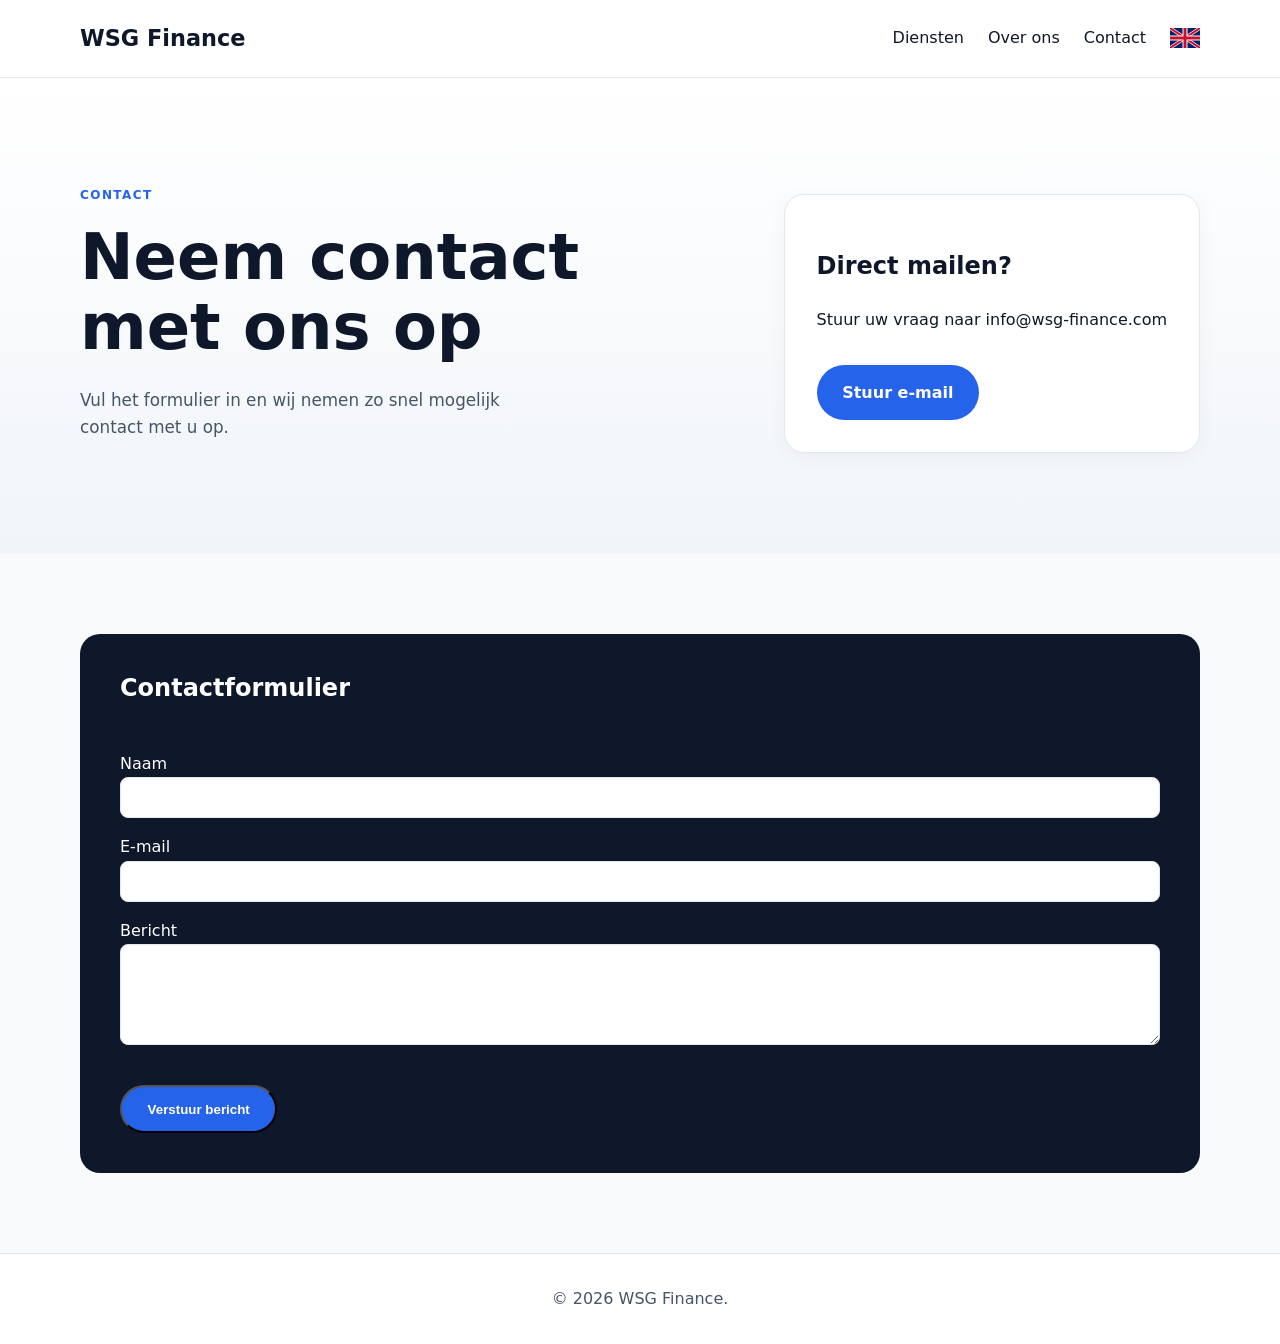
<file: contact.html>
<!DOCTYPE html>
<html lang="nl">
  <head>
    <meta charset="UTF-8" />
    <meta name="viewport" content="width=device-width, initial-scale=1.0" />
    <title>Contact – WSG Finance</title>
    <link rel="stylesheet" href="style.css" />
  </head>

  <body>

    <!-- HEADER -->
    <header class="site-header">
      <div class="container header-inner">
        <a class="brand" href="index.html">WSG Finance</a>

        <nav class="site-nav">
          <a href="diensten.html">Diensten</a>
          <a href="index.html#overons">Over ons</a>
          <a href="contact.html">Contact</a>
           <a href="encontact.html">
  <img src="images/uk-flag.svg" alt="English" style="height: 20px;">
</a>
        </nav>
      </div>
    </header>

    <main>

      <!-- CONTACT HERO -->
      <section class="hero">
        <div class="container hero-content">

          <div class="hero-text">
            <p class="eyebrow">Contact</p>
            <h1>Neem contact met ons op</h1>
            <p class="hero-copy">
              Vul het formulier in en wij nemen zo snel mogelijk contact met u op.
            </p>
          </div>

          <div class="hero-image">
            <div class="feature-card">
              <h2>Direct mailen?</h2>
              <p>Stuur uw vraag naar info@wsg-finance.com</p>
              <a href="mailto:info@wsg-finance.com" class="button primary" style="margin-top: 1rem;">
                Stuur e‑mail
              </a>
            </div>
          </div>

        </div>
      </section>

      <!-- CONTACT FORM -->
      <section class="section contact-section">
        <div class="container contact-card" style="flex-direction: column; align-items: stretch;">

          <h2 style="margin-bottom: 1rem;">Contactformulier</h2>

          <form
            action="https://formspree.io/f/xkoawgpo"
            method="POST"
            class="contact-form"
            style="display: grid; gap: 1rem;"
          >
            <!-- Honeypot (anti-spam) -->
            <input type="text" name="_gotcha" style="display:none" />

            <label>
              Naam<br />
              <input
                type="text"
                name="name"
                required
                minlength="2"
                style="width: 100%; padding: 0.75rem; border-radius: 0.5rem; border: 1px solid #e2e8f0;"
              />
            </label>

            <label>
              E‑mail<br />
              <input
                type="email"
                name="email"
                required
                style="width: 100%; padding: 0.75rem; border-radius: 0.5rem; border: 1px solid #e2e8f0;"
              />
            </label>

            <label>
              Bericht<br />
              <textarea
                name="message"
                rows="5"
                required
                minlength="10"
                style="width: 100%; padding: 0.75rem; border-radius: 0.5rem; border: 1px solid #e2e8f0;"
              ></textarea>
            </label>

            <button
              type="submit"
              class="button primary"
              style="margin-top: 1rem; width: fit-content;"
            >
              Verstuur bericht
            </button>
          </form>

          <p id="success-message" style="display:none; color:green; margin-top:1rem;">
            Bedankt! Uw bericht is verzonden.
          </p>

        </div>
      </section>

    </main>

    <!-- FOOTER -->
    <footer class="site-footer">
      <div class="container footer-inner">
        <p>© 2026 WSG Finance.</p>
      </div>
    </footer>

    <script>
      const form = document.querySelector(".contact-form");
      const success = document.getElementById("success-message");

      form.addEventListener("submit", async (e) => {
        e.preventDefault();
        const data = new FormData(form);

        const response = await fetch(form.action, {
          method: "POST",
          body: data,
          headers: { Accept: "application/json" },
        });

        if (response.ok) {
          form.reset();
          success.style.display = "block";
        }
      });
    </script>
  </body>
</html>
</file>
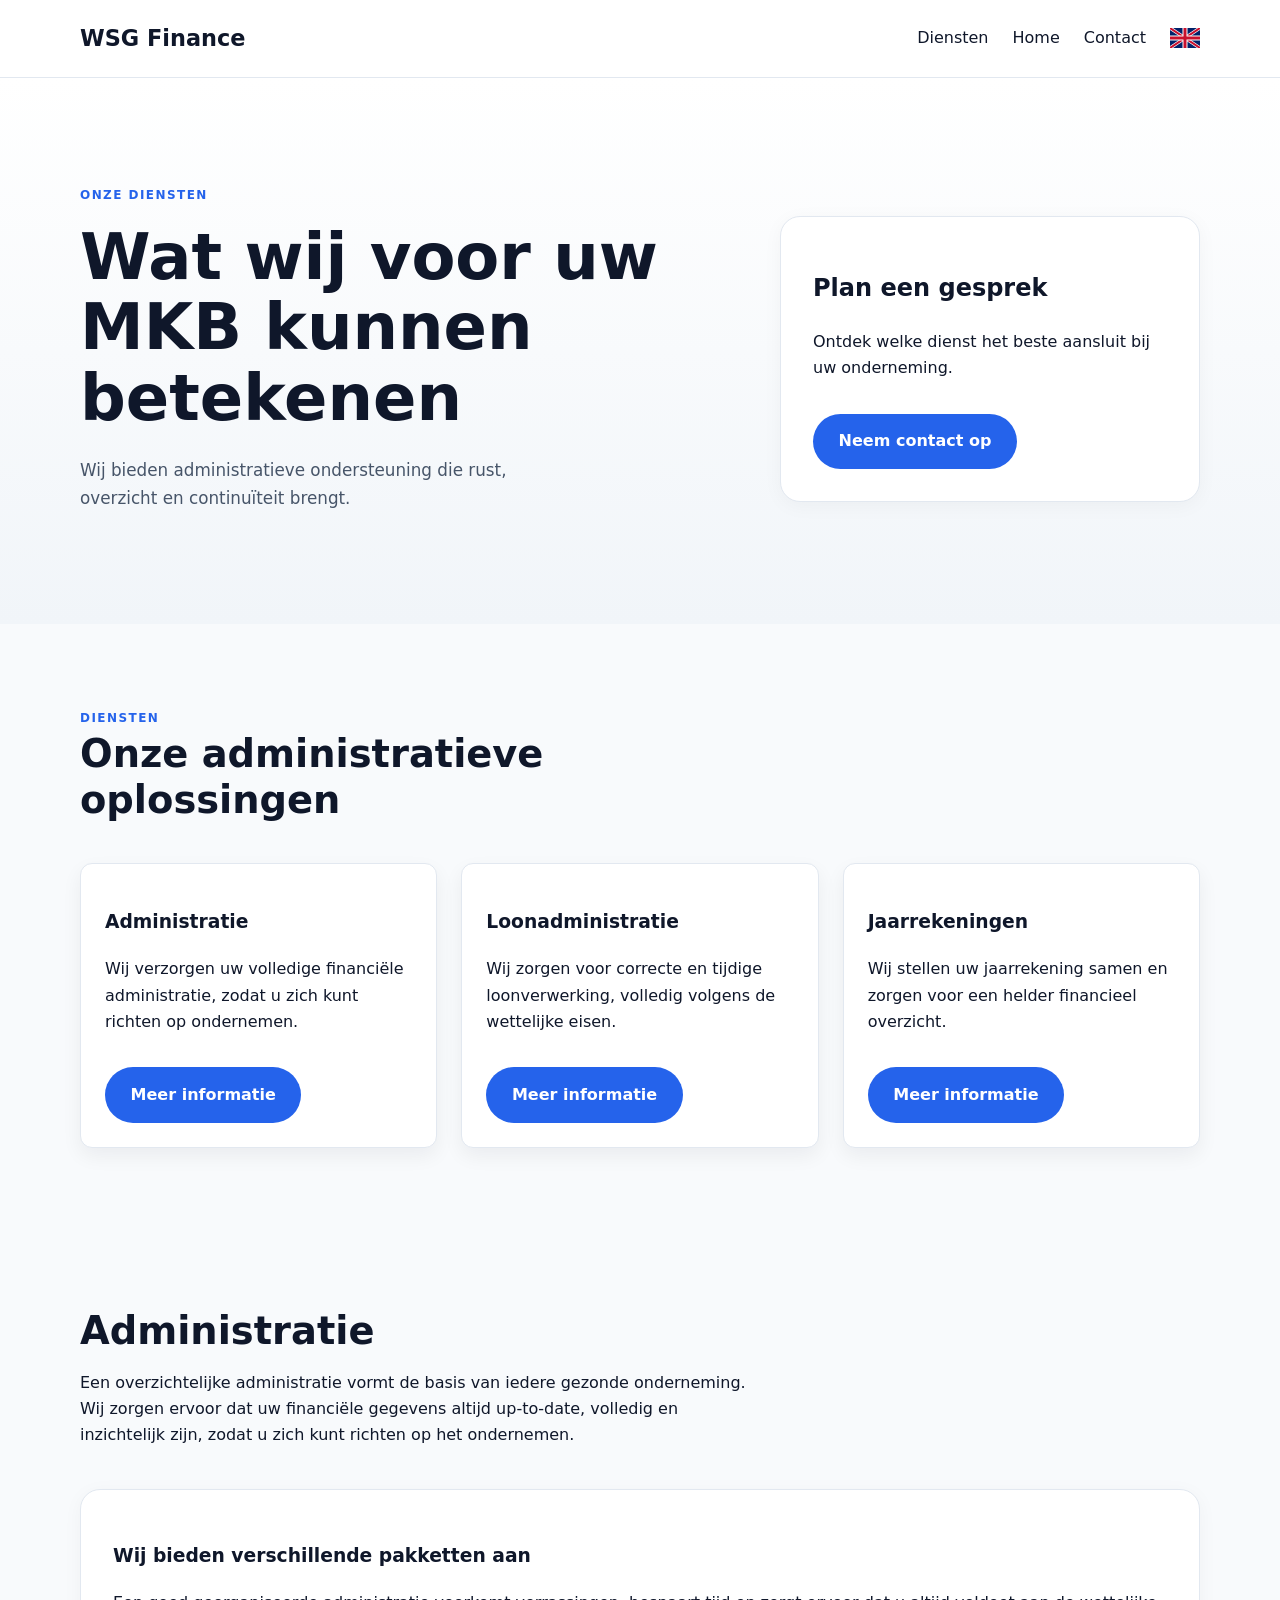
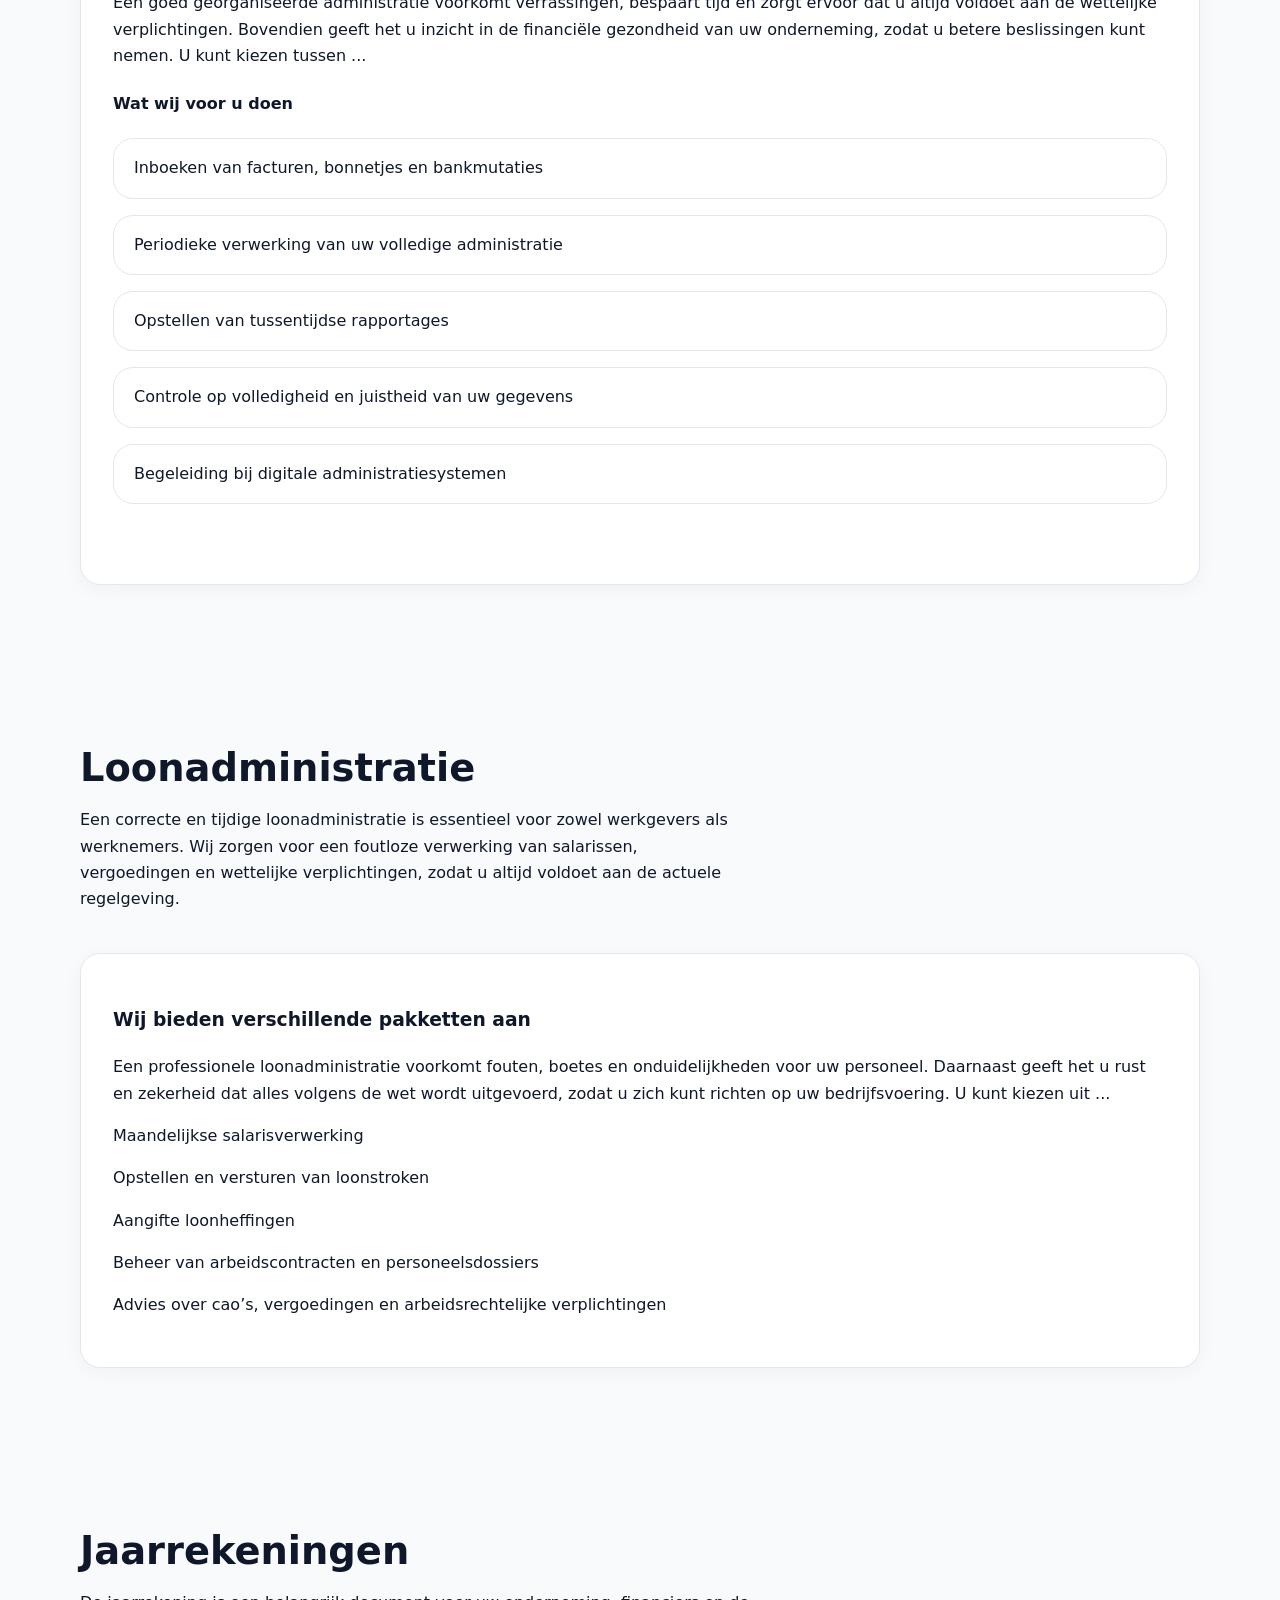
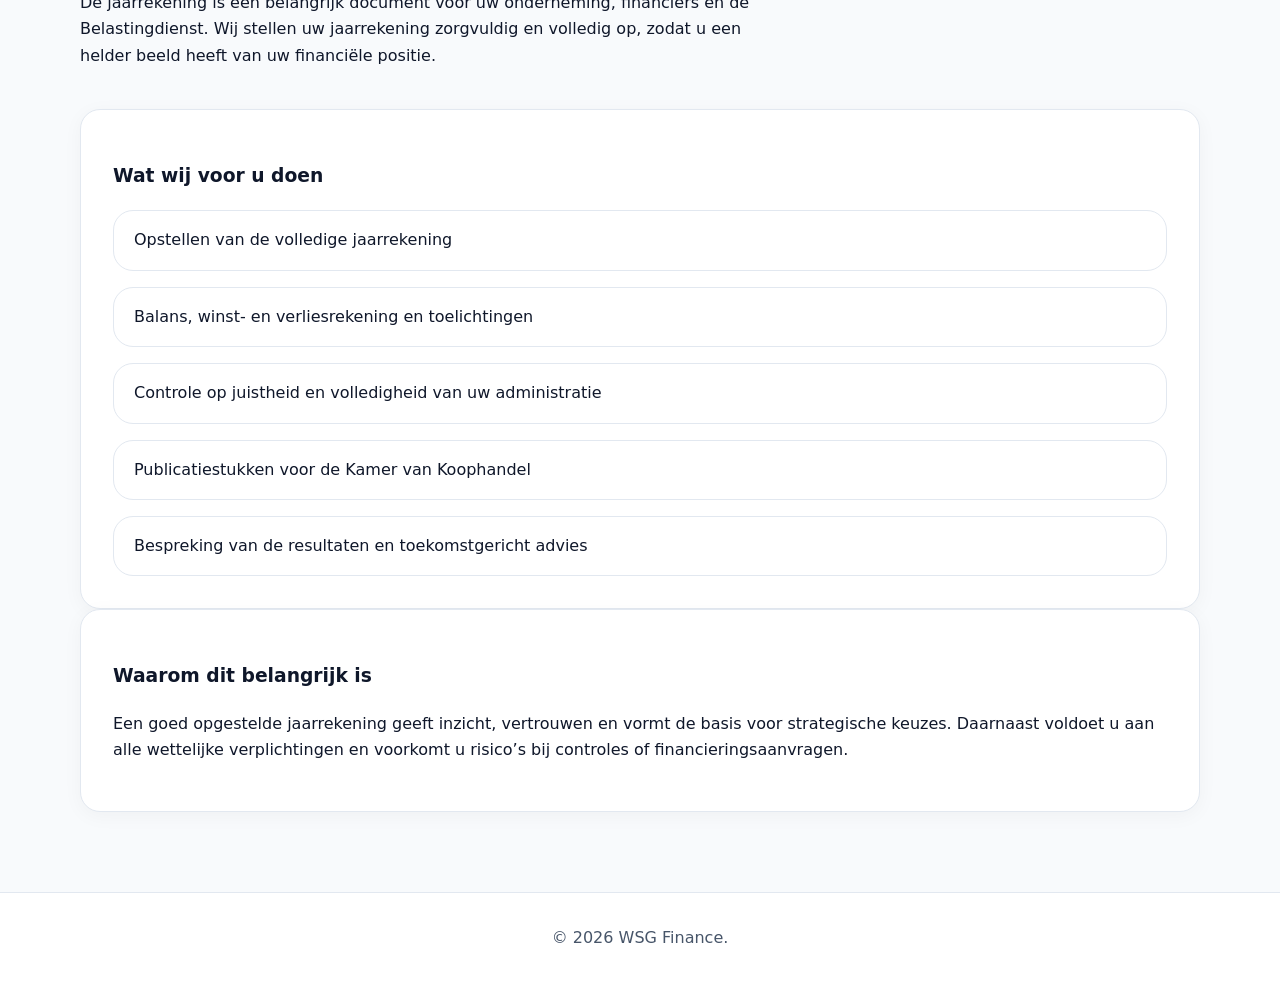
<file: diensten.html>
<!DOCTYPE html>
<html lang="nl">
  <head>
    <meta charset="UTF-8" />
    <meta name="viewport" content="width=device-width, initial-scale=1.0" />
    <title>Diensten – WSG Finance</title>
    <link rel="stylesheet" href="style.css" />
  </head>

  <body>

    <!-- HEADER -->
    <header class="site-header">
      <div class="container header-inner">
        <a class="brand" href="index.html">WSG Finance</a>

        <nav class="site-nav">
          <a href="diensten.html">Diensten</a>
          <a href="index.html#overons">Home</a>
          <a href="contact.html">Contact</a>
           <a href="endiensten.html">
  <img src="images/uk-flag.svg" alt="English" style="height: 20px;">
</a>
        </nav>
      </div>
    </header>

    <main>

      <!-- HERO -->
      <section class="hero">
        <div class="container hero-content">
          <div class="hero-text">
            <p class="eyebrow">Onze diensten</p>
            <h1>Wat wij voor uw MKB kunnen betekenen</h1>
            <p class="hero-copy">
              Wij bieden administratieve ondersteuning die rust, overzicht en continuïteit brengt.
            </p>
          </div>

          <div class="hero-image">
            <div class="feature-card">
              <h2>Plan een gesprek</h2>
              <p>Ontdek welke dienst het beste aansluit bij uw onderneming.</p>
              <a href="contact.html" class="button primary" style="margin-top: 1rem; display: inline-block;">
                Neem contact op
              </a>
            </div>
          </div>
        </div>
      </section>

      <!-- DIENSTEN OVERZICHT -->
      <section class="section diensten-section">
        <div class="container">

          <div class="section-header">
            <span class="eyebrow">Diensten</span>
            <h2>Onze administratieve oplossingen</h2>
          </div>

          <div class="cards-grid">

            <article class="card">
              <h3>Administratie</h3>
              <p>Wij verzorgen uw volledige financiële administratie, zodat u zich kunt richten op ondernemen.</p>
              <a href="diensten.html#administratie" class="button primary" style="margin-top: 1rem;">Meer informatie</a>
            </article>

            <article class="card">
              <h3>Loonadministratie</h3>
              <p>Wij zorgen voor correcte en tijdige loonverwerking, volledig volgens de wettelijke eisen.</p>
              <a href="diensten.html#loonadministratie" class="button primary" style="margin-top: 1rem;">Meer informatie</a>
            </article>

            <article class="card">
              <h3>Jaarrekeningen</h3>
              <p>Wij stellen uw jaarrekening samen en zorgen voor een helder financieel overzicht.</p>
              <a href="diensten.html#jaarrekeningen" class="button primary" style="margin-top: 1rem;">Meer informatie</a>
            </article>

          </div>

        </div>
      </section>

      <!-- Administratie -->
<section class="administratie-section section">
  <div class="container">

    <div class="section-header">
      <h2>Administratie</h2>
      <p class="section-subtext">
        Een overzichtelijke administratie vormt de basis van iedere gezonde onderneming. 
        Wij zorgen ervoor dat uw financiële gegevens altijd up‑to‑date, volledig en inzichtelijk zijn, 
        zodat u zich kunt richten op het ondernemen.
      </p>
    </div>
    
      <div class="feature-card">
        <h3>Wij bieden verschillende pakketten aan</h3>
        <p>
          Een goed georganiseerde administratie voorkomt verrassingen, bespaart tijd en 
          zorgt ervoor dat u altijd voldoet aan de wettelijke verplichtingen. 
          Bovendien geeft het u inzicht in de financiële gezondheid van uw onderneming, 
          zodat u betere beslissingen kunt nemen. U kunt kiezen tussen ...

        <h4>Wat wij voor u doen</h4>
            <ul class="overons-list">
          <li>Inboeken van facturen, bonnetjes en bankmutaties</li>
          <li>Periodieke verwerking van uw volledige administratie</li>
          <li>Opstellen van tussentijdse rapportages</li>
          <li>Controle op volledigheid en juistheid van uw gegevens</li>
          <li>Begeleiding bij digitale administratiesystemen</li>
        </p>
      </div>
    </div>

  </div>
</section>

            <!-- Loonadministratie -->
<section class="loonadministratie-section section">
  <div class="container">

    <div class="section-header">
      <h2>Loonadministratie</h2>
      <p class="section-subtext">
        Een correcte en tijdige loonadministratie is essentieel voor zowel werkgevers als werknemers. 
        Wij zorgen voor een foutloze verwerking van salarissen, vergoedingen en wettelijke verplichtingen, 
        zodat u altijd voldoet aan de actuele regelgeving.
      </p>
    </div>

      <div class="feature-card">
        <h3>Wij bieden verschillende pakketten aan</h3>
        <p>
          Een professionele loonadministratie voorkomt fouten, boetes en onduidelijkheden voor uw personeel. 
          Daarnaast geeft het u rust en zekerheid dat alles volgens de wet wordt uitgevoerd, 
          zodat u zich kunt richten op uw bedrijfsvoering. U kunt kiezen uit ...
          </p> </p>
          Maandelijkse salarisverwerking </p>
          Opstellen en versturen van loonstroken</p>
          Aangifte loonheffingen</p>
          Beheer van arbeidscontracten en personeelsdossiers</p>
          Advies over cao’s, vergoedingen en arbeidsrechtelijke verplichtingen</p>
        </p>
      </div>
    </div>

  </div>
</section>

      <!-- Jaarrekeningen -->
<section class="jaarrekeningen-section section">
  <div class="container">

    <div class="section-header">
      <h2>Jaarrekeningen</h2>
      <p class="section-subtext">
        De jaarrekening is een belangrijk document voor uw onderneming, financiers en de Belastingdienst. 
        Wij stellen uw jaarrekening zorgvuldig en volledig op, zodat u een helder beeld heeft van uw financiële positie.
      </p>
    </div>

    <div class="feature-card">
        <h3>Wat wij voor u doen</h3>
        <ul class="overons-list">
          <li>Opstellen van de volledige jaarrekening</li>
          <li>Balans, winst‑ en verliesrekening en toelichtingen</li>
          <li>Controle op juistheid en volledigheid van uw administratie</li>
          <li>Publicatiestukken voor de Kamer van Koophandel</li>
          <li>Bespreking van de resultaten en toekomstgericht advies</li>
        </ul>
      </div>

      <div class="feature-card">
        <h3>Waarom dit belangrijk is</h3>
        <p>
          Een goed opgestelde jaarrekening geeft inzicht, vertrouwen en vormt de basis voor strategische keuzes. 
          Daarnaast voldoet u aan alle wettelijke verplichtingen en voorkomt u risico’s bij controles of financieringsaanvragen.
        </p>
      </div>
    </div>

  </div>
</section>

    </main>

    <!-- FOOTER -->
    <footer class="site-footer">
      <div class="container footer-inner">
        <p>© 2026 WSG Finance.</p>
      </div>
    </footer>

  </body>
</html>
</file>
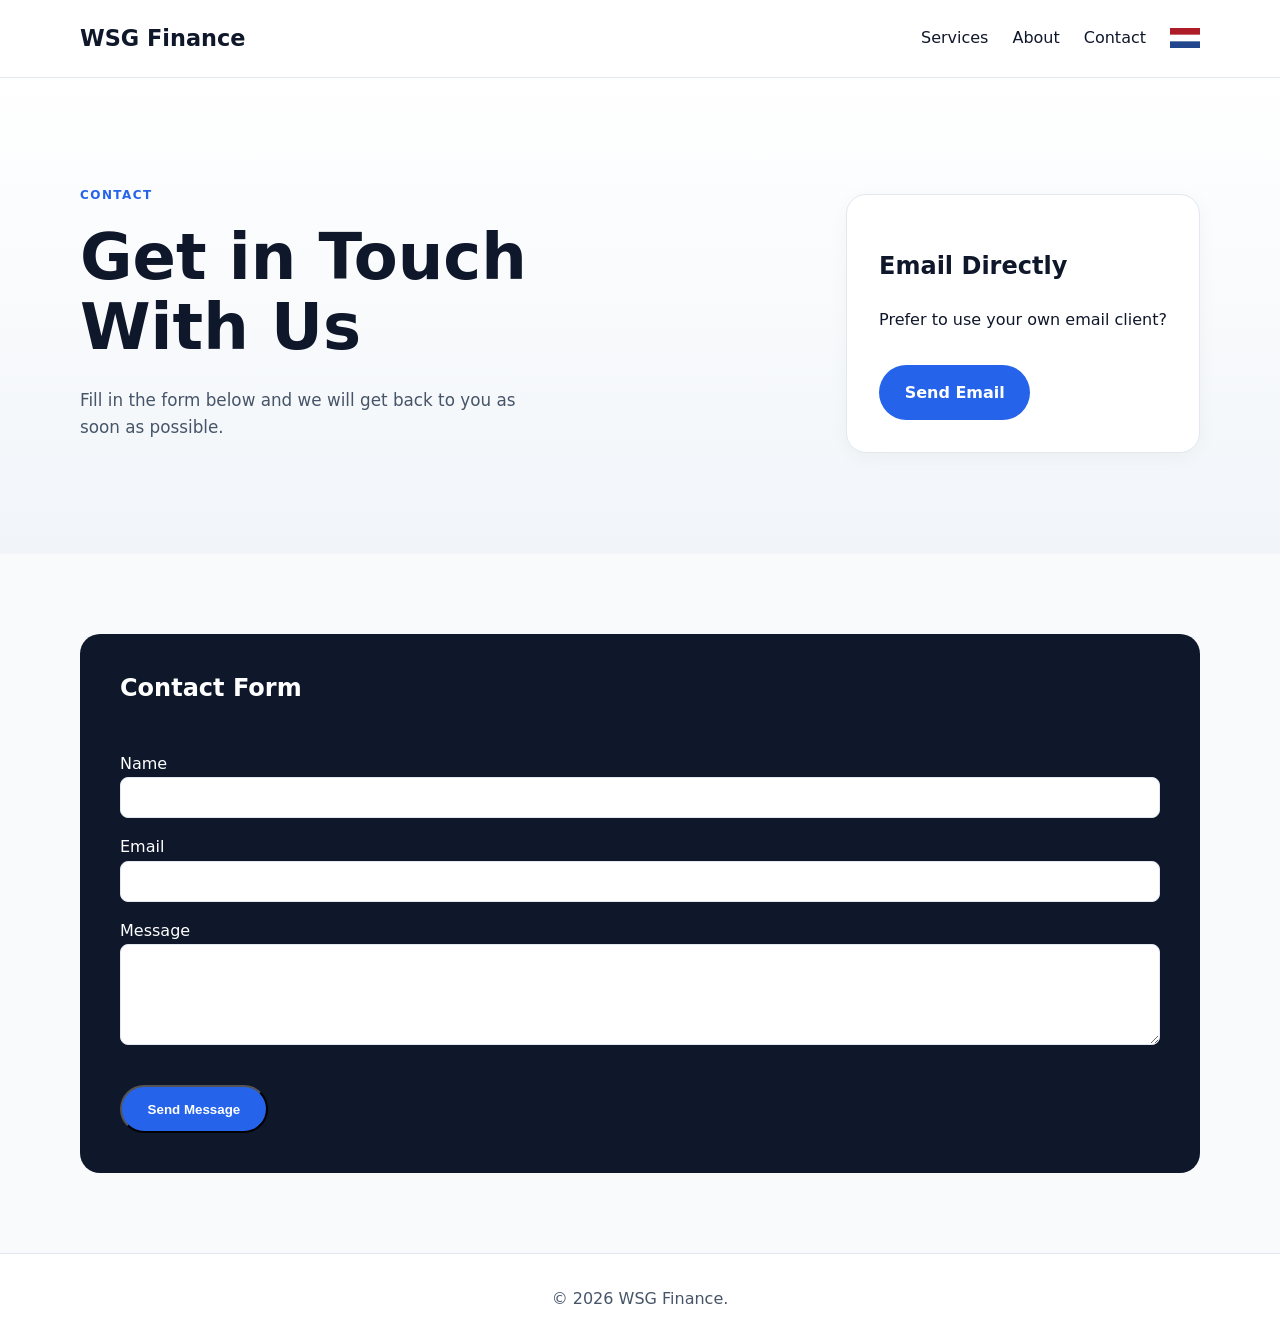
<file: encontact.html>
<!DOCTYPE html>
<html lang="en">
  <head>
    <meta charset="UTF-8" />
    <meta name="viewport" content="width=device-width, initial-scale=1.0" />
    <title>Contact – WSG Finance</title>
    <link rel="stylesheet" href="style.css" />
  </head>

  <body>

    <!-- HEADER -->
    <header class="site-header">
      <div class="container header-inner">
        <a class="brand" href="index.html">WSG Finance</a>

        <nav class="site-nav">
          <a href="endiensten.html">Services</a>
          <a href="en.html#about">About</a>
          <a href="enontact.html">Contact</a>
          <a href="contact.html">
  <img src="images/nl-flag.svg" alt="Nederlands" style="height: 20px;">
</a>
        </nav>
      </div>
    </header>

    <main>

      <!-- CONTACT HERO -->
      <section class="hero">
        <div class="container hero-content">

          <div class="hero-text">
            <p class="eyebrow">Contact</p>
            <h1>Get in Touch With Us</h1>
            <p class="hero-copy">
              Fill in the form below and we will get back to you as soon as possible.
            </p>
          </div>

          <div class="hero-image">
            <div class="feature-card">
              <h2>Email Directly</h2>
              <p>Prefer to use your own email client?</p>
              <a href="mailto:info@wsg-finance.com" class="button primary" style="margin-top: 1rem;">
                Send Email
              </a>
            </div>
          </div>

        </div>
      </section>

      <!-- CONTACT FORM -->
      <section class="section contact-section">
        <div class="container contact-card" style="flex-direction: column; align-items: stretch;">

          <h2 style="margin-bottom: 1rem;">Contact Form</h2>

          <form action="mailto:info@wsg-finance.com" method="POST" enctype="text/plain" style="display: grid; gap: 1rem;">

            <label>
              Name<br />
              <input type="text" name="Name" required style="width: 100%; padding: 0.75rem; border-radius: 0.5rem; border: 1px solid #e2e8f0;">
            </label>

            <label>
              Email<br />
              <input type="email" name="Email" required style="width: 100%; padding: 0.75rem; border-radius: 0.5rem; border: 1px solid #e2e8f0;">
            </label>

            <label>
              Message<br />
              <textarea name="Message" rows="5" required style="width: 100%; padding: 0.75rem; border-radius: 0.5rem; border: 1px solid #e2e8f0;"></textarea>
            </label>

            <button type="submit" class="button primary" style="margin-top: 1rem; width: fit-content;">
              Send Message
            </button>

          </form>

        </div>
      </section>

    </main>

    <!-- FOOTER -->
    <footer class="site-footer">
      <div class="container footer-inner">
        <p>© 2026 WSG Finance.</p>
      </div>
    </footer>

  </body>
</html>
</file>
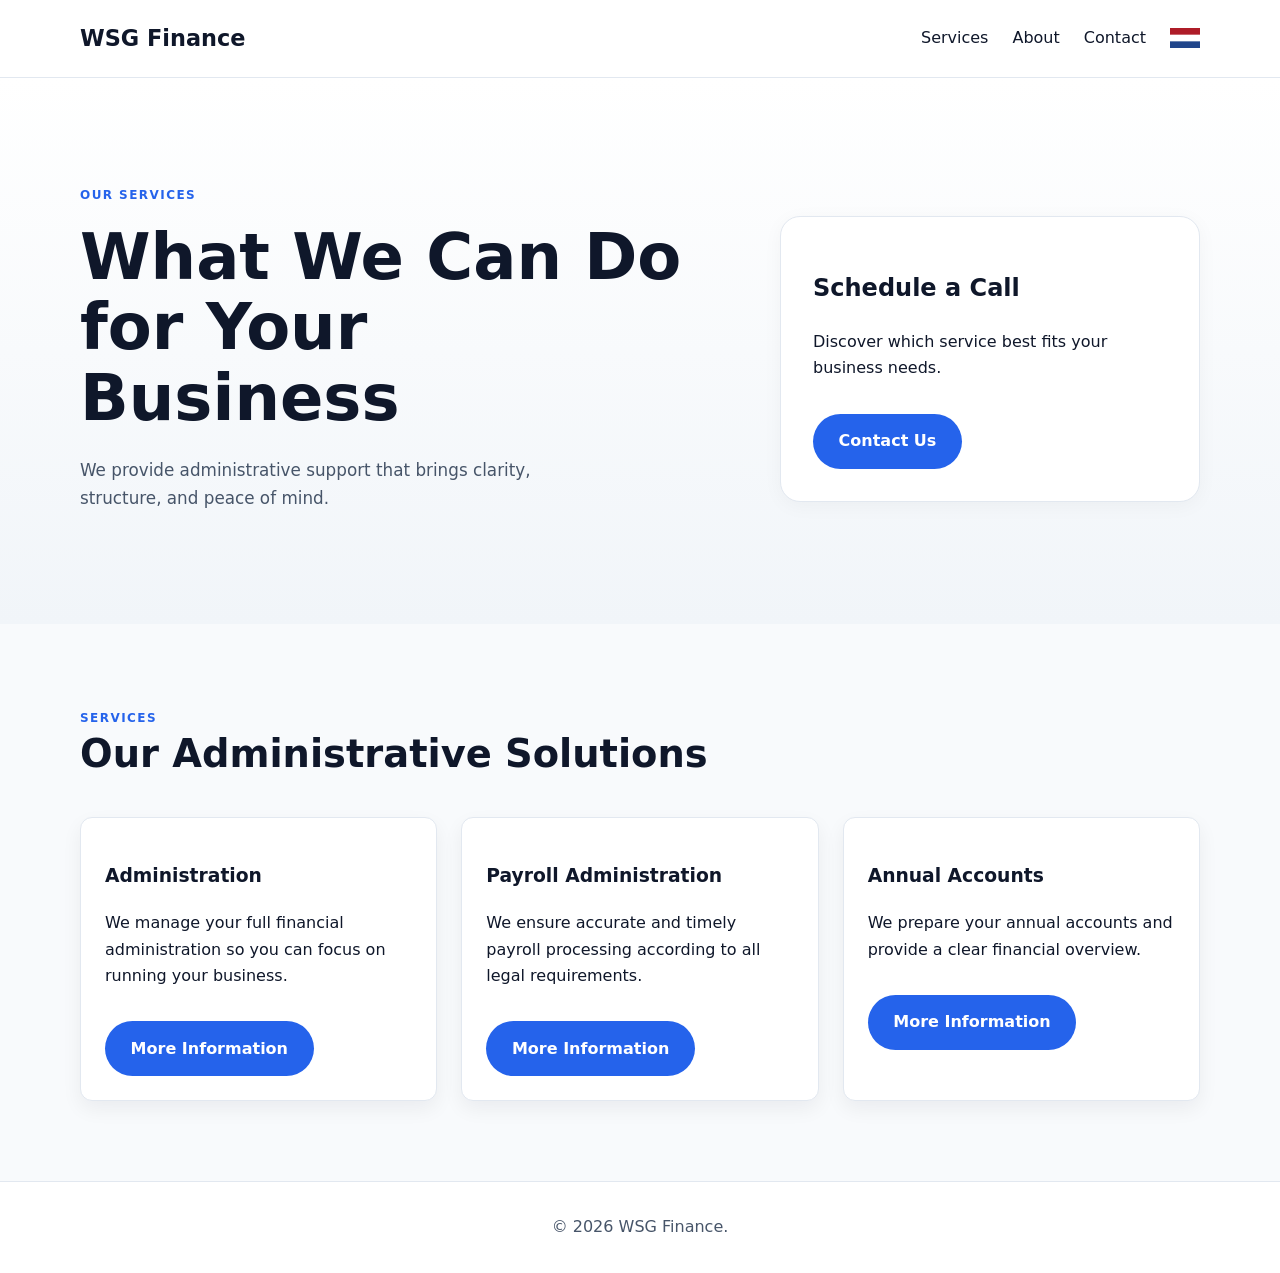
<file: endiensten.html>
<!DOCTYPE html>
<html lang="en">
  <head>
    <meta charset="UTF-8" />
    <meta name="viewport" content="width=device-width, initial-scale=1.0" />
    <title>Services – WSG Finance</title>
    <link rel="stylesheet" href="style.css" />
  </head>

  <body>

    <!-- HEADER -->
    <header class="site-header">
      <div class="container header-inner">
        <a class="brand" href="index.html">WSG Finance</a>

        <nav class="site-nav">
          <a href="endiensten.html">Services</a>
          <a href="en.html#about">About</a>
          <a href="encontact.html">Contact</a>
          <a href="diensten.html">
  <img src="images/nl-flag.svg" alt="Nederlands" style="height: 20px;">
</a>
        </nav>
      </div>
    </header>

    <main>

      <!-- HERO -->
      <section class="hero">
        <div class="container hero-content">
          <div class="hero-text">
            <p class="eyebrow">Our Services</p>
            <h1>What We Can Do for Your Business</h1>
            <p class="hero-copy">
              We provide administrative support that brings clarity, structure, and peace of mind.
            </p>
          </div>

          <div class="hero-image">
            <div class="feature-card">
              <h2>Schedule a Call</h2>
              <p>Discover which service best fits your business needs.</p>
              <a href="encontact.html" class="button primary" style="margin-top: 1rem; display: inline-block;">
                Contact Us
              </a>
            </div>
          </div>
        </div>
      </section>

      <!-- SERVICES OVERVIEW -->
      <section class="section services-section">
        <div class="container">

          <div class="section-header">
            <span class="eyebrow">Services</span>
            <h2>Our Administrative Solutions</h2>
          </div>

          <div class="cards-grid">

            <article class="card">
              <h3>Administration</h3>
              <p>We manage your full financial administration so you can focus on running your business.</p>
              <a href="encontact.html" class="button primary" style="margin-top: 1rem;">More Information</a>
            </article>

            <article class="card">
              <h3>Payroll Administration</h3>
              <p>We ensure accurate and timely payroll processing according to all legal requirements.</p>
              <a href="encontact.html" class="button primary" style="margin-top: 1rem;">More Information</a>
            </article>

            <article class="card">
              <h3>Annual Accounts</h3>
              <p>We prepare your annual accounts and provide a clear financial overview.</p>
              <a href="encontact.html" class="button primary" style="margin-top: 1rem;">More Information</a>
            </article>

          </div>

        </div>
      </section>

    </main>

    <!-- FOOTER -->
    <footer class="site-footer">
      <div class="container footer-inner">
        <p>© 2026 WSG Finance.</p>
      </div>
    </footer>

  </body>
</html>
</file>
<file: style.css>
/* -------------------------------------------------- */
/*   BASE                                              */
/* -------------------------------------------------- */

:root {
  --bg: #f8fafc;
  --text: #0f172a;
  --text-light: #475569;
  --brand: #2563eb;
  --brand-light: #3b82f6;
  --border: #e2e8f0;
  --radius: 1.25rem;

  font-family: Inter, system-ui, -apple-system, BlinkMacSystemFont, "Segoe UI", sans-serif;
  color-scheme: light;
  background: var(--bg);
  color: var(--text);
}

* {
  box-sizing: border-box;
}

body {
  margin: 0;
  line-height: 1.65;
  background: var(--bg);
}

img {
  max-width: 100%;
  display: block;
}

.container {
  width: min(1120px, calc(100% - 2rem));
  margin: 0 auto;
}

/* -------------------------------------------------- */
/*   HEADER (GEOPTIMALISEERD)                          */
/* -------------------------------------------------- */

.site-header {
  background: white;
  border-bottom: 1px solid var(--border);
  position: sticky;
  top: 0;
  z-index: 20;
  padding: 1.25rem 0;
}

.header-inner {
  display: flex;
  align-items: center;
  justify-content: space-between;
}

.brand {
  font-size: 1.4rem;
  font-weight: 700; /* maakt het dikgedrukt */
  color: #0f172a;
  text-decoration: none;
}

.brand-inner {
  display: flex;
  align-items: center;
  gap: 0.75rem;
}

.logo {
  height: 48px;
  width: auto;
  display: block;
}

.brand-text {
  font-size: 1.4rem;
  font-weight: 700;
  color: #0f172a;
  letter-spacing: -0.5px;
}

.site-nav {
  display: flex;
  align-items: center;
  gap: 1.5rem;
}

.site-nav a {
  text-decoration: none;
  color: #0f172a;
  font-weight: 500;
  transition: opacity 0.2s ease;
}

.site-nav a:hover {
  opacity: 0.6;
}

.flag {
  height: 16px;
  width: auto;
  display: block;
}

/* -------------------------------------------------- */
/*   HERO                                              */
/* -------------------------------------------------- */

.hero {
  padding: 6rem 0 5rem;
  background: linear-gradient(180deg, #ffffff 0%, #f1f5f9 100%);
}

.hero-content {
  display: flex;
  align-items: center;
  justify-content: space-between;
  gap: 3rem;
}

.eyebrow {
  color: var(--brand);
  font-weight: 600;
  text-transform: uppercase;
  letter-spacing: 0.12em;
  font-size: 0.75rem;
  margin-bottom: 1rem;
}

.hero h1 {
  margin: 0;
  font-size: clamp(2.5rem, 5vw, 4rem);
  line-height: 1.1;
  max-width: 14ch;
}

.hero-copy {
  margin: 1.5rem 0 2rem;
  max-width: 45ch;
  color: var(--text-light);
  font-size: 1.05rem;
}

.hero-actions {
  display: flex;
  gap: 1rem;
  flex-wrap: wrap;
}

.button {
  display: inline-flex;
  align-items: center;
  justify-content: center;
  padding: 0.9rem 1.6rem;
  border-radius: 999px;
  font-weight: 700;
  text-decoration: none;
  transition: background 0.2s ease, transform 0.2s ease;
}

.button:hover {
  transform: translateY(-2px);
}

.primary {
  background: var(--brand);
  color: white;
}

.primary:hover {
  background: var(--brand-light);
}

.secondary {
  background: #e2e8f0;
  color: var(--text);
}

.hero-image {
  max-width: 420px;
}

.feature-card {
  padding: 2rem;
  background: white;
  border-radius: var(--radius);
  border: 1px solid var(--border);
  box-shadow: 0 4px 20px rgba(0,0,0,0.04);
}

/* -------------------------------------------------- */
/*   SECTIONS                                          */
/* -------------------------------------------------- */

.section {
  padding: 5rem 0;
}

.section-header {
  max-width: 42rem;
  margin-bottom: 2.5rem;
}

.section-header h2 {
  margin: 0;
  font-size: clamp(1.8rem, 3vw, 2.5rem);
  line-height: 1.2;
}

/* -------------------------------------------------- */
/*   SERVICES GRID                                     */
/* -------------------------------------------------- */

.cards-grid {
  display: grid;
  grid-template-columns: repeat(auto-fit, minmax(220px, 1fr));
  gap: 1.5rem;
  margin-top: 1.5rem;
}

.card {
  display: block;
  padding: 1.5rem;
  border-radius: 0.75rem;
  border: 1px solid #e2e8f0;
  background: #ffffff;
  text-decoration: none;
  color: inherit;
  box-shadow: 0 8px 20px rgba(15, 23, 42, 0.06);
  transition: transform 0.15s ease, box-shadow 0.15s ease;
}

.card:hover {
  transform: translateY(-4px);
  box-shadow: 0 12px 30px rgba(15, 23, 42, 0.12);
}

/* -------------------------------------------------- */
/*   OVER ONS                                          */
/* -------------------------------------------------- */

.split {
  display: flex;
  align-items: flex-start;
  justify-content: space-between;
  gap: 3rem;
}

.overons-list {
  list-style: none;
  padding: 0;
  margin: 0;
  display: grid;
  gap: 1rem;
}

.overons-list li {
  padding: 1rem 1.25rem;
  background: white;
  border-radius: var(--radius);
  border: 1px solid var(--border);
}

/* -------------------------------------------------- */
/*   CONTACT                                           */
/* -------------------------------------------------- */

.contact-card {
  display: flex;
  justify-content: space-between;
  align-items: center;
  background: var(--text);
  color: white;
  padding: 2.5rem;
  border-radius: var(--radius);
  gap: 2rem;
}

.contact-card h2 {
  margin: 0;
  line-height: 1.2;
}

/* -------------------------------------------------- */
/*   FOOTER                                            */
/* -------------------------------------------------- */

.site-footer {
  background: white;
  border-top: 1px solid var(--border);
  padding: 2rem 0;
}

.site-footer p {
  margin: 0;
  color: var(--text-light);
  text-align: center;
}

/* -------------------------------------------------- */
/*   MOBILE                                            */
/* -------------------------------------------------- */

@media (max-width: 900px) {
  .site-nav {
    display: none;
  }

  .hero-content,
  .split,
  .contact-card {
    flex-direction: column;
    text-align: center;
  }

  .hero-image {
    margin-top: 2rem;
  }

  .cards-grid {
    grid-template-columns: 1fr;
  }
}

@media (max-width: 600px) {
  .hero {
    padding: 4rem 0 3rem;
  }

  .hero-actions {
    flex-direction: column;
  }

  .contact-card {
    padding: 2rem 1.5rem;
  }
}
</file>
